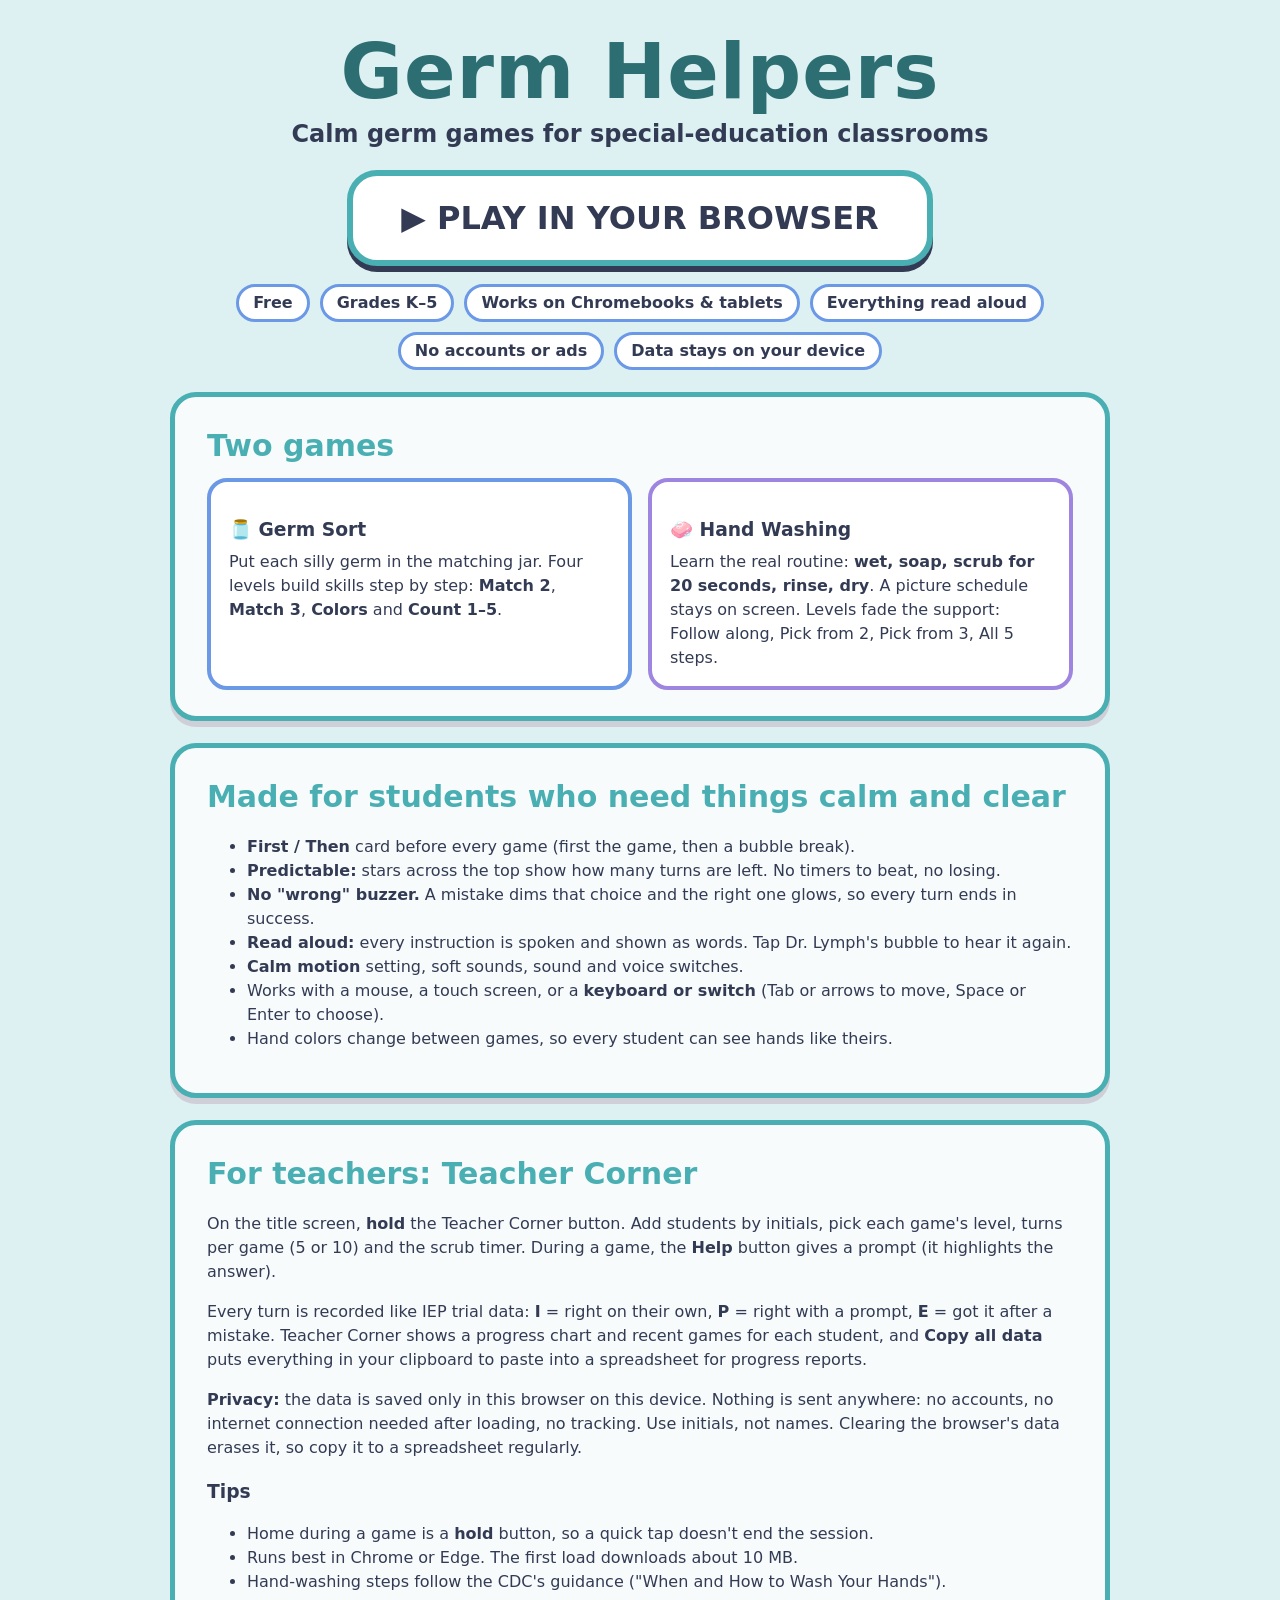
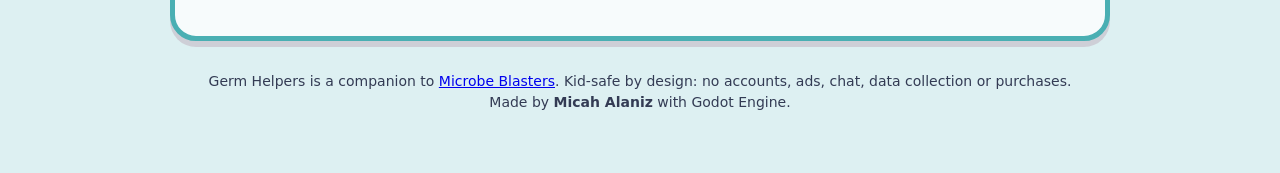
<file: index.html>
<!DOCTYPE html>
<html lang="en">
<head>
<meta charset="utf-8">
<meta name="viewport" content="width=device-width, initial-scale=1">
<title>Germ Helpers: calm germ games for special education</title>
<meta name="description" content="Two free, calm germ games for students with autism and other special-education needs: Germ Sort and Hand Washing. Built-in progress data that stays on your device.">
<link rel="stylesheet" href="style.css">
</head>
<body>
<main>
	<h1>Germ Helpers</h1>
	<p class="tag">Calm germ games for special-education classrooms</p>
	<a class="play" href="play/index.html">▶ PLAY IN YOUR BROWSER</a>
	<div class="badges">
		<span class="badge">Free</span><span class="badge">Grades K–5</span><span class="badge">Works on Chromebooks &amp; tablets</span>
		<span class="badge">Everything read aloud</span><span class="badge">No accounts or ads</span><span class="badge">Data stays on your device</span>
	</div>

	<div class="card">
		<h2>Two games</h2>
		<div class="grid">
			<div class="tile"><h3>🫙 Germ Sort</h3>Put each silly germ in the matching jar. Four levels build skills step by step:
				<b>Match 2</b>, <b>Match 3</b>, <b>Colors</b> and <b>Count 1–5</b>.</div>
			<div class="tile purple"><h3>🧼 Hand Washing</h3>Learn the real routine: <b>wet, soap, scrub for 20 seconds, rinse,
				dry</b>. A picture schedule stays on screen. Levels fade the support: Follow along, Pick from 2, Pick from 3,
				All 5 steps.</div>
		</div>
	</div>

	<div class="card">
		<h2>Made for students who need things calm and clear</h2>
		<ul>
			<li><b>First / Then</b> card before every game (first the game, then a bubble break).</li>
			<li><b>Predictable:</b> stars across the top show how many turns are left. No timers to beat, no losing.</li>
			<li><b>No "wrong" buzzer.</b> A mistake dims that choice and the right one glows, so every turn ends in success.</li>
			<li><b>Read aloud:</b> every instruction is spoken and shown as words. Tap Dr. Lymph's bubble to hear it again.</li>
			<li><b>Calm motion</b> setting, soft sounds, sound and voice switches.</li>
			<li>Works with a mouse, a touch screen, or a <b>keyboard or switch</b> (Tab or arrows to move, Space or Enter to choose).</li>
			<li>Hand colors change between games, so every student can see hands like theirs.</li>
		</ul>
	</div>

	<div class="card">
		<h2>For teachers: Teacher Corner</h2>
		<p>On the title screen, <b>hold</b> the Teacher Corner button. Add students by initials, pick each game's level,
		turns per game (5 or 10) and the scrub timer. During a game, the <b>Help</b> button gives a prompt (it highlights
		the answer).</p>
		<p>Every turn is recorded like IEP trial data: <b>I</b> = right on their own, <b>P</b> = right with a prompt,
		<b>E</b> = got it after a mistake. Teacher Corner shows a progress chart and recent games for each student, and
		<b>Copy all data</b> puts everything in your clipboard to paste into a spreadsheet for progress reports.</p>
		<p><b>Privacy:</b> the data is saved only in this browser on this device. Nothing is sent anywhere: no accounts,
		no internet connection needed after loading, no tracking. Use initials, not names. Clearing the browser's data
		erases it, so copy it to a spreadsheet regularly.</p>
		<h3>Tips</h3>
		<ul>
			<li>Home during a game is a <b>hold</b> button, so a quick tap doesn't end the session.</li>
			<li>Runs best in Chrome or Edge. The first load downloads about 10 MB.</li>
			<li>Hand-washing steps follow the CDC's guidance ("When and How to Wash Your Hands").</li>
		</ul>
	</div>

	<footer>Germ Helpers is a companion to <a href="https://micahalaniz.github.io/microbe-blasters-play/">Microbe Blasters</a>.
	Kid-safe by design: no accounts, ads, chat, data collection or purchases.<br>
	Made by <b>Micah Alaniz</b> with Godot Engine.</footer>
</main>
</body>
</html>
</file>
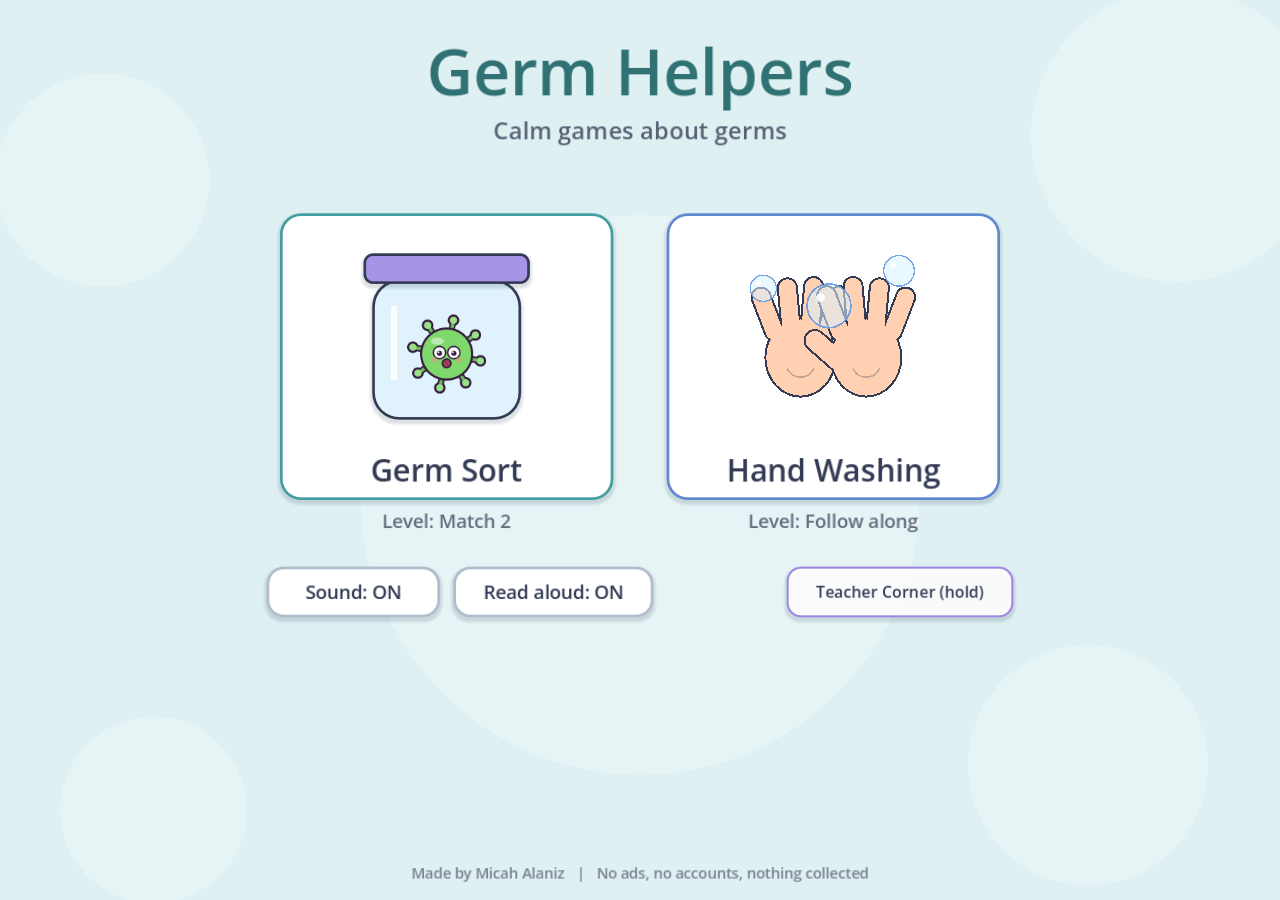
<file: play/index.html>
<!DOCTYPE html>
<html lang="en">
	<head>
		<meta charset="utf-8">
		<meta name="viewport" content="width=device-width, user-scalable=no, initial-scale=1.0">
		<title>Germ Helpers</title>
		<style>
html, body, #canvas {
	margin: 0;
	padding: 0;
	border: 0;
}

body {
	color: white;
	background-color: black;
	overflow: hidden;
	touch-action: none;
}

#canvas {
	display: block;
}

#canvas:focus {
	outline: none;
}

#status, #status-splash, #status-progress {
	position: absolute;
	left: 0;
	right: 0;
}

#status, #status-splash {
	top: 0;
	bottom: 0;
}

#status {
	background-color: #def0f2;
	display: flex;
	flex-direction: column;
	justify-content: center;
	align-items: center;
	visibility: hidden;
}

#status-splash {
	max-height: 100%;
	max-width: 100%;
	margin: auto;
}

#status-splash.show-image--false {
	display: none;
}

#status-splash.fullsize--true {
	height: 100%;
	width: 100%;
	object-fit: contain;
}

#status-splash.use-filter--false {
	image-rendering: pixelated;
}

#status-progress, #status-notice {
	display: none;
}

#status-progress {
	bottom: 10%;
	width: 50%;
	margin: 0 auto;
}

#status-notice {
	background-color: #5b3943;
	border-radius: 0.5rem;
	border: 1px solid #9b3943;
	color: #e0e0e0;
	font-family: 'Noto Sans', 'Droid Sans', Arial, sans-serif;
	line-height: 1.3;
	margin: 0 2rem;
	overflow: hidden;
	padding: 1rem;
	text-align: center;
	z-index: 1;
}
		</style>
		<link id="-gd-engine-icon" rel="icon" type="image/png" href="index.icon.png" />
<link rel="apple-touch-icon" href="index.apple-touch-icon.png"/>

	</head>
	<body>
		<canvas id="canvas">
			Your browser does not support the canvas tag.
		</canvas>

		<noscript>
			Your browser does not support JavaScript.
		</noscript>

		<div id="status">
			<img id="status-splash" class="show-image--false fullsize--true use-filter--true" src="index.png" alt="">
			<progress id="status-progress"></progress>
			<div id="status-notice"></div>
		</div>

		<script src="index.js"></script>
		<script>
const GODOT_CONFIG = {"args":[],"canvasResizePolicy":2,"emscriptenPoolSize":8,"ensureCrossOriginIsolationHeaders":true,"executable":"index","experimentalVK":false,"fileSizes":{"index.pck":78364,"index.wasm":39514754},"focusCanvas":true,"gdextensionLibs":[],"godotPoolSize":4};
const GODOT_THREADS_ENABLED = false;
const engine = new Engine(GODOT_CONFIG);

(function () {
	const statusOverlay = document.getElementById('status');
	const statusProgress = document.getElementById('status-progress');
	const statusNotice = document.getElementById('status-notice');

	let initializing = true;
	let statusMode = '';

	function setStatusMode(mode) {
		if (statusMode === mode || !initializing) {
			return;
		}
		if (mode === 'hidden') {
			statusOverlay.remove();
			initializing = false;
			return;
		}
		statusOverlay.style.visibility = 'visible';
		statusProgress.style.display = mode === 'progress' ? 'block' : 'none';
		statusNotice.style.display = mode === 'notice' ? 'block' : 'none';
		statusMode = mode;
	}

	function setStatusNotice(text) {
		while (statusNotice.lastChild) {
			statusNotice.removeChild(statusNotice.lastChild);
		}
		const lines = text.split('\n');
		lines.forEach((line) => {
			statusNotice.appendChild(document.createTextNode(line));
			statusNotice.appendChild(document.createElement('br'));
		});
	}

	function displayFailureNotice(err) {
		console.error(err);
		if (err instanceof Error) {
			setStatusNotice(err.message);
		} else if (typeof err === 'string') {
			setStatusNotice(err);
		} else {
			setStatusNotice('An unknown error occurred.');
		}
		setStatusMode('notice');
		initializing = false;
	}

	const missing = Engine.getMissingFeatures({
		threads: GODOT_THREADS_ENABLED,
	});

	if (missing.length !== 0) {
		if (GODOT_CONFIG['serviceWorker'] && GODOT_CONFIG['ensureCrossOriginIsolationHeaders'] && 'serviceWorker' in navigator) {
			let serviceWorkerRegistrationPromise;
			try {
				serviceWorkerRegistrationPromise = navigator.serviceWorker.getRegistration();
			} catch (err) {
				serviceWorkerRegistrationPromise = Promise.reject(new Error('Service worker registration failed.'));
			}
			// There's a chance that installing the service worker would fix the issue
			Promise.race([
				serviceWorkerRegistrationPromise.then((registration) => {
					if (registration != null) {
						return Promise.reject(new Error('Service worker already exists.'));
					}
					return registration;
				}).then(() => engine.installServiceWorker()),
				// For some reason, `getRegistration()` can stall
				new Promise((resolve) => {
					setTimeout(() => resolve(), 2000);
				}),
			]).then(() => {
				// Reload if there was no error.
				window.location.reload();
			}).catch((err) => {
				console.error('Error while registering service worker:', err);
			});
		} else {
			// Display the message as usual
			const missingMsg = 'Error\nThe following features required to run Godot projects on the Web are missing:\n';
			displayFailureNotice(missingMsg + missing.join('\n'));
		}
	} else {
		setStatusMode('progress');
		engine.startGame({
			'onProgress': function (current, total) {
				if (current > 0 && total > 0) {
					statusProgress.value = current;
					statusProgress.max = total;
				} else {
					statusProgress.removeAttribute('value');
					statusProgress.removeAttribute('max');
				}
			},
		}).then(() => {
			setStatusMode('hidden');
		}, displayFailureNotice);
	}
}());
		</script>
	</body>
</html>
</file>
<file: style.css>
/* Microbe Blasters classroom site: bright, readable, prints cleanly. */
:root { --pink: #4aafb3; --ink: #333b54; --cream: #f7fbfc; --blue: #6b99e6; --purple: #9e85e0; --green: #6bc27a; --gold: #fac74d; }
* { box-sizing: border-box; }
body { margin: 0; font-family: "Segoe UI", system-ui, -apple-system, Roboto, sans-serif; color: var(--ink);
	background: #ddf0f2; line-height: 1.5; }
main { max-width: 980px; margin: 0 auto; padding: 24px 20px 60px; }
.card { background: var(--cream); border: 5px solid var(--pink); border-radius: 26px; padding: 26px 32px; margin: 22px 0;
	box-shadow: 0 6px 0 rgba(120, 20, 60, .15); }
h1 { font-size: clamp(40px, 7vw, 76px); line-height: 1; margin: 10px 0 6px; color: #2c6e72;
	letter-spacing: 1px; text-align: center; }
h2 { color: var(--pink); margin: 0 0 10px; font-size: 30px; }
h3 { margin: 18px 0 6px; }
.tag { text-align: center; font-size: 24px; font-weight: 700; margin: 0 0 18px; }
.play { display: block; width: fit-content; margin: 18px auto; padding: 18px 48px; font-size: 32px; font-weight: 800; color: var(--ink);
	background: #fff; border: 6px solid var(--pink); border-radius: 30px; text-decoration: none; box-shadow: 0 6px 0 var(--ink); }
.play:hover { background: #eef9fa; transform: translateY(-2px); }
.badges { display: flex; flex-wrap: wrap; gap: 10px; justify-content: center; margin: 8px 0 0; }
.badge { background: #fff; border: 3px solid var(--blue); border-radius: 999px; padding: 4px 14px; font-weight: 700; }
.grid { display: grid; grid-template-columns: repeat(auto-fit, minmax(250px, 1fr)); gap: 16px; }
.tile { background: #fff; border: 4px solid var(--blue); border-radius: 20px; padding: 16px 18px; }
.tile.purple { border-color: var(--purple); } .tile.green { border-color: var(--green); } .tile.gold { border-color: var(--gold); }
.btn { display: inline-block; margin-top: 8px; padding: 8px 18px; border-radius: 14px; border: 3px solid var(--ink);
	background: var(--gold); color: var(--ink); font-weight: 800; text-decoration: none; }
table { width: 100%; border-collapse: collapse; margin: 10px 0; }
th, td { border: 2px solid #f0c3cf; padding: 8px 10px; text-align: left; vertical-align: top; }
th { background: #ffe3ea; }
.small { font-size: 14px; opacity: .85; }
footer { text-align: center; font-size: 14px; margin-top: 30px; }

/* Worksheet */
.sheet { background: #fff; border: 3px solid var(--ink); border-radius: 16px; padding: 28px 36px; margin: 20px 0; }
.sheet h1 { font-size: 40px; -webkit-text-stroke: 2px var(--ink); }
.line { border-bottom: 2px solid #999; height: 34px; }
.box { border: 2px dashed #999; border-radius: 12px; height: 220px; }
.match td { height: 54px; }
.noprint { text-align: center; }
@media print {
	body { background: #fff; }
	main { padding: 0; max-width: none; }
	.noprint { display: none; }
	.sheet { border: none; margin: 0; padding: 0 6px; page-break-after: always; }
	.card { box-shadow: none; }
}
</file>
